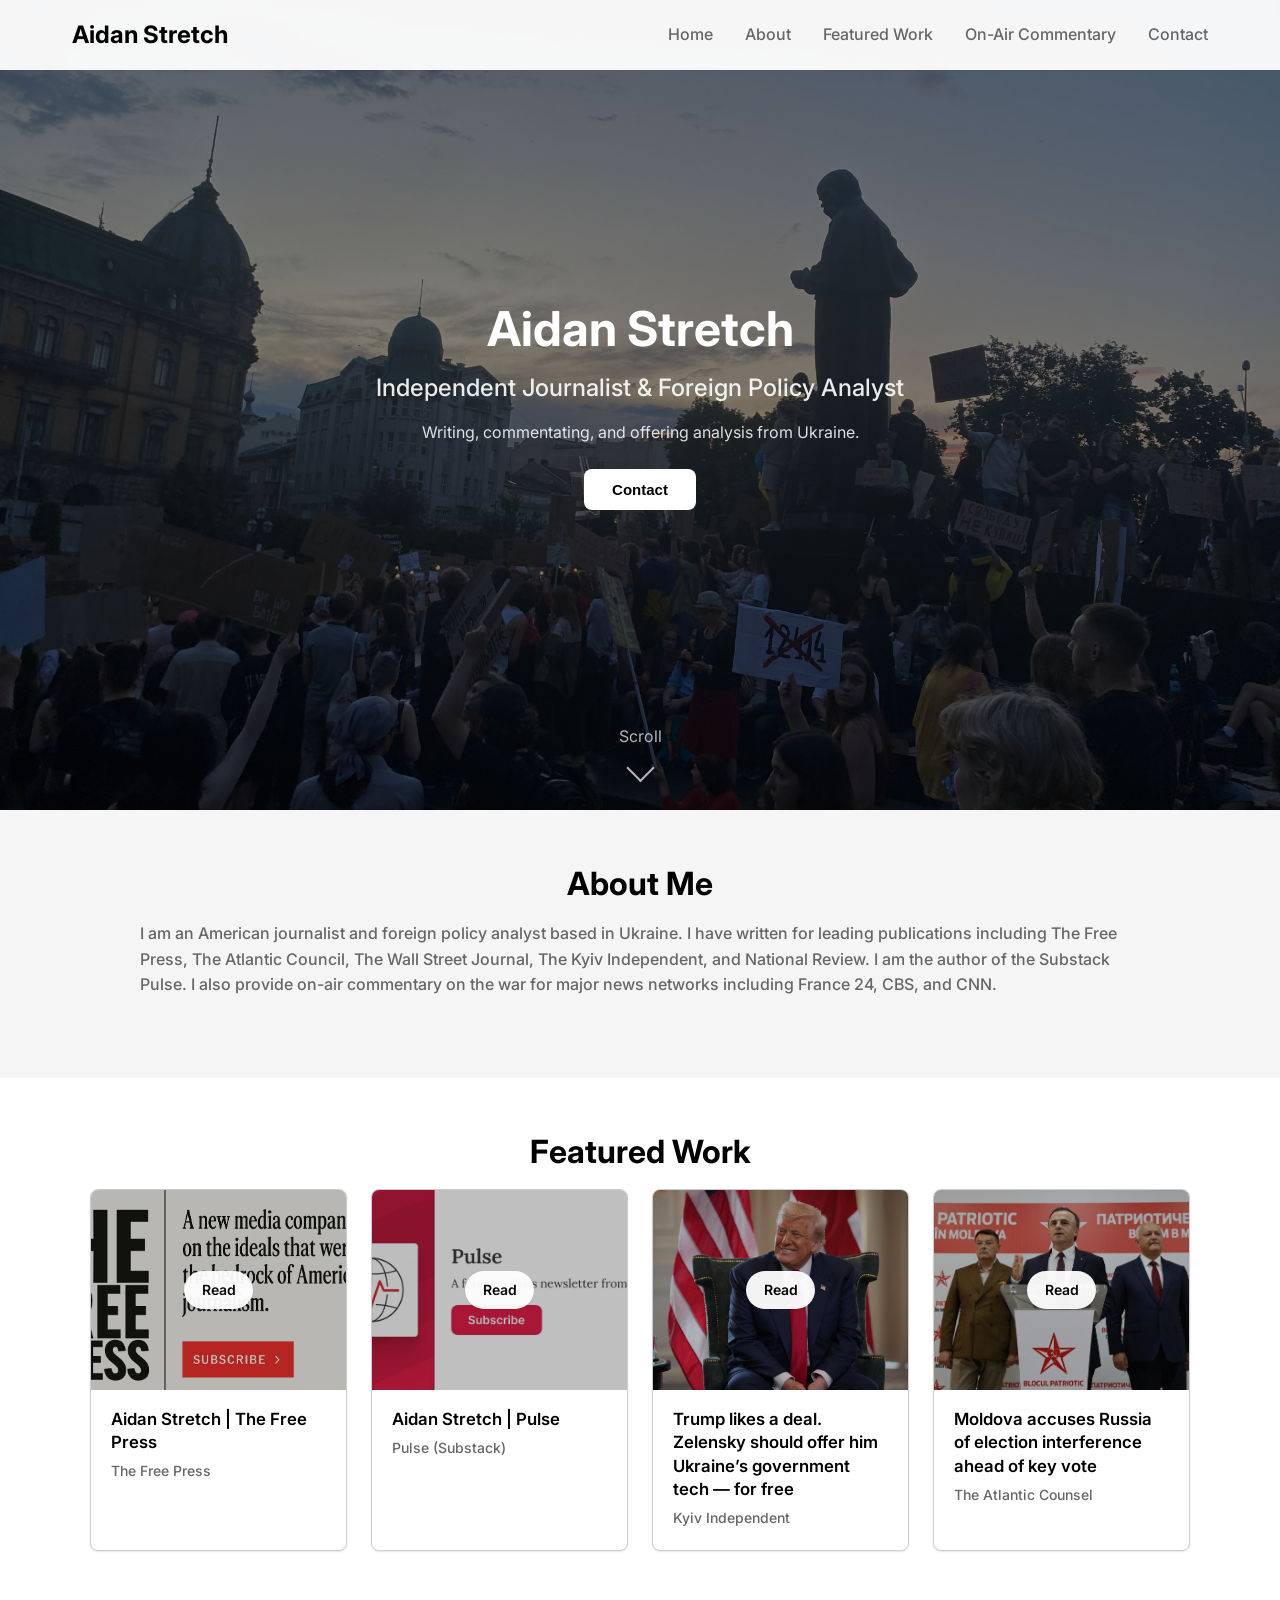
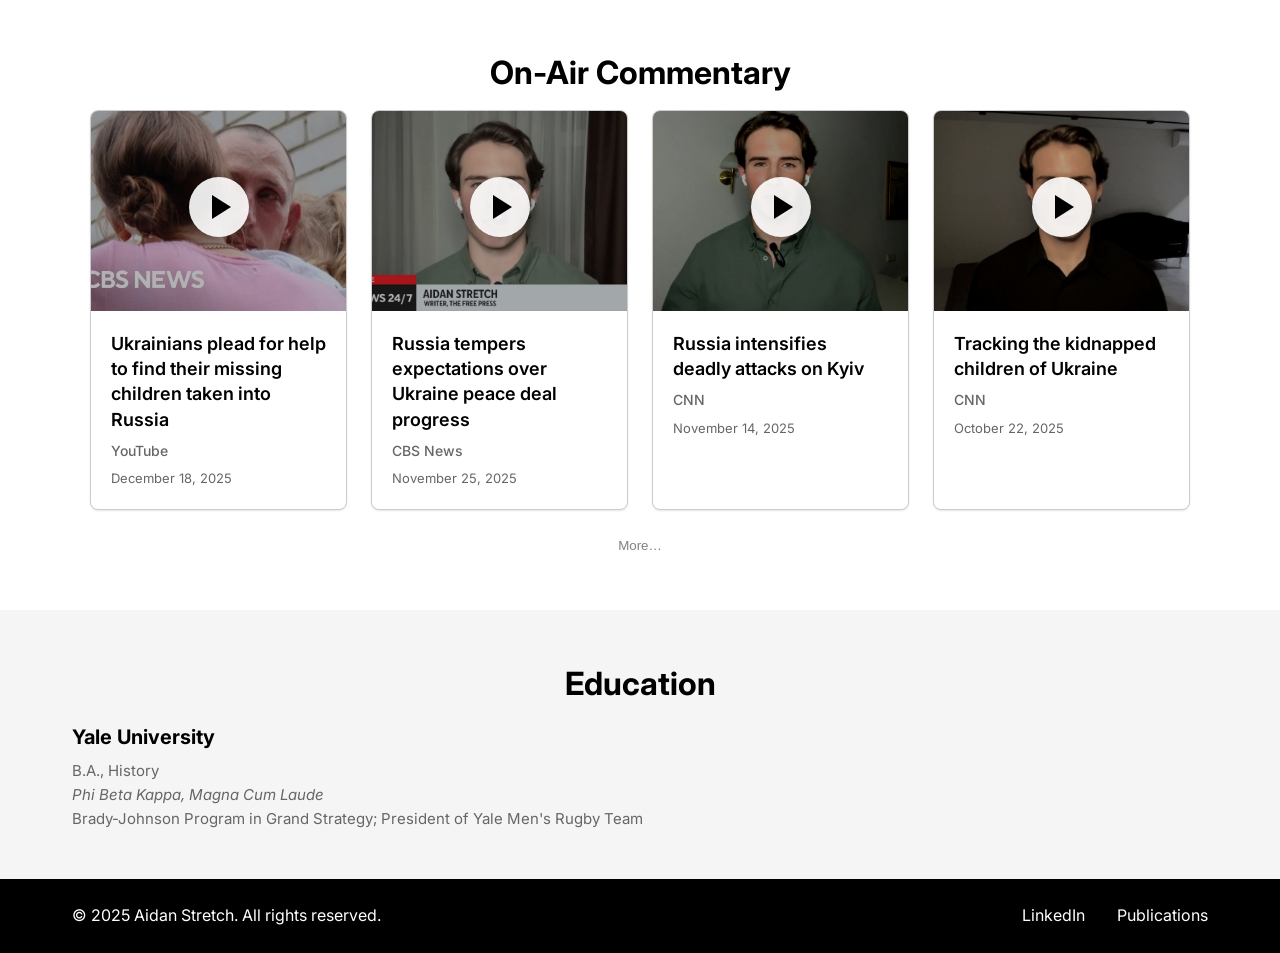
<file: index.html>
<!DOCTYPE html>
<html lang="en">
<head>
    <meta charset="UTF-8">
    <meta name="viewport" content="width=device-width, initial-scale=1.0">
    <meta name="description" content="Professional portfolio of Aidan Stretch - American journalist reporting from Ukraine">
    <!-- Content Security Policy: Removed meta tag - using _headers file instead -->
    <!-- If _headers file doesn't work, uncomment the line below for a more permissive CSP -->
    <!-- <meta http-equiv="Content-Security-Policy" content="script-src 'self' 'unsafe-inline' https:; connect-src 'self' https:;"> -->
    <title>Aidan Stretch - Professional Portfolio</title>
    <link rel="stylesheet" href="styles.css?v=2">
    <link rel="preconnect" href="https://fonts.googleapis.com">
    <link rel="preconnect" href="https://fonts.gstatic.com" crossorigin>
    <link href="https://fonts.googleapis.com/css2?family=Inter:wght@300;400;500;600;700&display=swap" rel="stylesheet">
    <link rel="icon" type="image/png" href="favicon-32x32.png">
</head>
<body>
    <!-- Navigation -->
    <nav class="navbar">
        <div class="container">
            <div class="nav-brand">Aidan Stretch</div>
            <ul class="nav-menu">
                <li><a href="#home" class="nav-link">Home</a></li>
                <li><a href="#about" class="nav-link">About</a></li>
                <li><a href="#publications" class="nav-link">Featured Work</a></li>
                <li><a href="#videos" class="nav-link">On-Air Commentary</a></li>
                <li><a href="#contact" class="nav-link">Contact</a></li>
            </ul>
            <button class="mobile-menu-toggle" aria-label="Toggle menu">
                <span></span>
                <span></span>
                <span></span>
            </button>
        </div>
    </nav>

    <!-- Hero Section -->
    <section id="home" class="hero">
        <div class="hero-image-container">
            <img src="ukraine_pic.jpeg" class="hero-image" alt="Kyiv under attack">
            <div class="hero-overlay">
                <div class="container">
                    <div class="hero-content">
                        <h1 class="hero-title">Aidan Stretch</h1>
                        <p class="hero-subtitle">Independent Journalist & Foreign Policy Analyst</p>
                        <p class="hero-description">Writing, commentating, and offering analysis from Ukraine.</p>

                        <div class="hero-buttons">
                            <button class="btn btn-primary" id="contactButton">Contact</button>
                        </div>
                    </div>
                </div>
            </div>
        </div>
        <div class="scroll-indicator">
            <span>Scroll</span>
            <div class="arrow"></div>
        </div>
    </section>

    <!-- About Section -->
    <section id="about" class="about">
        <div class="container">
            <h2 class="section-title">About Me</h2>
            <div class="about-content">
                <div class="about-text">
                    <p class="lead">
                        I am an American journalist and foreign policy analyst based in Ukraine. I have written for leading publications including The Free Press, The Atlantic Council, The Wall Street Journal, The Kyiv Independent, and National Review. I am the author of the Substack Pulse. I also provide on-air commentary on the war for major news networks including France 24, CBS, and CNN.
                    </p>
                </div>
            </div>
        </div>
    </section>

    <!-- Publications Section -->
    <section id="publications" class="publications">
        <div class="container">
            <h2 class="section-title">Featured Work</h2>

            <div class="publications-grid">

                <!-- Publication Card 1 -->
                <div class="publication-thumbnail-card">
                    <a href="https://www.thefp.com/w/aidan-stretch"
                       target="_blank"
                       rel="noopener noreferrer"
                       class="publication-thumbnail-link">

                        <div class="publication-thumbnail-image">
                            <img src="freepress_thumbnail.jpg" alt="The Free Press" class="thumbnail-img">
                            <div class="publication-thumbnail-overlay">
                                <div class="read-button-small">Read</div>
                            </div>
                        </div>

                        <div class="publication-thumbnail-info">
                            <h3 class="publication-thumbnail-title">Aidan Stretch | The Free Press</h3>
                            <p class="publication-thumbnail-outlet">The Free Press</p>
                        </div>
                    </a>
                </div>

                <!-- Publication Card 2 -->
                <div class="publication-thumbnail-card">
                    <a href="https://aidanstretch.substack.com/"
                       target="_blank"
                       rel="noopener noreferrer"
                       class="publication-thumbnail-link">

                        <div class="publication-thumbnail-image">
                            <img src="pulse_thumbnail.jpg" alt="Pulse Substack" class="thumbnail-img">
                            <div class="publication-thumbnail-overlay">
                                <div class="read-button-small">Read</div>
                            </div>
                        </div>

                        <div class="publication-thumbnail-info">
                            <h3 class="publication-thumbnail-title">Aidan Stretch | Pulse</h3>
                            <p class="publication-thumbnail-outlet">Pulse (Substack)</p>
                        </div>
                    </a>
                </div>

                <!-- Publication Card 3 -->
                <div class="publication-thumbnail-card">
                    <a href="https://kyivindependent.com/trump-likes-a-deal-zelensky-should-offer-him-ukraines-government-tech-for-free/"
                       target="_blank"
                       rel="noopener noreferrer"
                       class="publication-thumbnail-link">

                        <div class="publication-thumbnail-image">
                            <img src="kyiv_thumbnail.jpg" alt="Russian takeover of schools article" class="thumbnail-img">
                            <div class="publication-thumbnail-overlay">
                                <div class="read-button-small">Read</div>
                            </div>
                        </div>

                        <div class="publication-thumbnail-info">
                            <h3 class="publication-thumbnail-title">Trump likes a deal. Zelensky should offer him Ukraine’s government tech — for free</h3>
                            <p class="publication-thumbnail-outlet">Kyiv Independent</p>
                        </div>
                    </a>
                </div>

                <!-- Publication Card 4 -->
                <div class="publication-thumbnail-card">
                    <a href="https://www.atlanticcouncil.org/blogs/ukrainealert/moldova-accuses-russia-of-election-interference-ahead-of-key-vote/"
                       target="_blank"
                       rel="noopener noreferrer"
                       class="publication-thumbnail-link">

                        <div class="publication-thumbnail-image">
                            <img src="atlantic_thumbnail.jpg" alt="Worcester Ukraine article" class="thumbnail-img">
                            <div class="publication-thumbnail-overlay">
                                <div class="read-button-small">Read</div>
                            </div>
                        </div>

                        <div class="publication-thumbnail-info">
                            <h3 class="publication-thumbnail-title">Moldova accuses Russia of election interference ahead of key vote</h3>
                            <p class="publication-thumbnail-outlet">The Atlantic Counsel</p>
                        </div>
                    </a>
                </div>

            </div>
        </div>
    </section>

    <!-- Videos Section (FIXED STRUCTURE) -->
    <section id="videos" class="videos">
        <div class="container">
            <h2 class="section-title">On-Air Commentary</h2>

            <!-- ✅ ONE videos-grid only (no nesting) -->
            <div class="videos-grid">

                <!-- Video Card 1 (YouTube) -->
                <div class="video-thumbnail-card">
                    <a href="https://www.youtube.com/watch?v=jTYUnni0ZmQ"
                       target="_blank"
                       rel="noopener noreferrer"
                       class="video-thumbnail-link">
                        <div class="video-thumbnail-image">
                            <!-- ✅ Direct YouTube thumbnail (hqdefault) -->
                            <img src="youtube_thumbnail.jpg"
                                 alt="YouTube video thumbnail"
                                 class="thumbnail-img">
                            <div class="video-thumbnail-overlay">
                                <div class="play-button-small">
                                    <svg width="60" height="60" viewBox="0 0 60 60" fill="none" xmlns="http://www.w3.org/2000/svg">
                                        <circle cx="30" cy="30" r="30" fill="white" opacity="0.9"/>
                                        <path d="M23 18L23 42L42 30L23 18Z" fill="black"/>
                                    </svg>
                                </div>
                            </div>
                        </div>
                        <div class="video-thumbnail-info">
                            <h3 class="video-thumbnail-title">Ukrainians plead for help to find their missing children taken into Russia</h3>
                            <p class="video-thumbnail-outlet">YouTube</p>
                            <p class="video-thumbnail-date">December 18, 2025</p>
                        </div>
                    </a>
                </div>

                <!-- Video Card 2 (CBS) -->
                <div class="video-thumbnail-card">
                    <a href="https://www.cbsnews.com/video/russia-tempers-expectations-over-ukraine-peace-deal-progress/"
                       target="_blank"
                       rel="noopener noreferrer"
                       class="video-thumbnail-link">
                        <div class="video-thumbnail-image">
                            <img src="cbs_thumbnail.png" alt="Aidan Stretch on CBS" class="thumbnail-img">
                            <div class="video-thumbnail-overlay">
                                <div class="play-button-small">
                                    <svg width="60" height="60" viewBox="0 0 60 60" fill="none" xmlns="http://www.w3.org/2000/svg">
                                        <circle cx="30" cy="30" r="30" fill="white" opacity="0.9"/>
                                        <path d="M23 18L23 42L42 30L23 18Z" fill="black"/>
                                    </svg>
                                </div>
                            </div>
                        </div>
                        <div class="video-thumbnail-info">
                            <h3 class="video-thumbnail-title">Russia tempers expectations over Ukraine peace deal progress</h3>
                            <p class="video-thumbnail-outlet">CBS News</p>
                            <p class="video-thumbnail-date">November 25, 2025</p>
                        </div>
                    </a>
                </div>

                <!-- Video Card 3 (CNN) -->
                <div class="video-thumbnail-card">
                    <a href="https://edition.cnn.com/2025/11/14/world/video/ukraine-kyiv-russia-attack-war-donald-trump-putin-zelensky-lead"
                       target="_blank"
                       rel="noopener noreferrer"
                       class="video-thumbnail-link">
                        <div class="video-thumbnail-image">
                            <img src="video-thumbnail-1.jpg" alt="Aidan Stretch on CNN" class="thumbnail-img">
                            <div class="video-thumbnail-overlay">
                                <div class="play-button-small">
                                    <svg width="60" height="60" viewBox="0 0 60 60" fill="none" xmlns="http://www.w3.org/2000/svg">
                                        <circle cx="30" cy="30" r="30" fill="white" opacity="0.9"/>
                                        <path d="M23 18L23 42L42 30L23 18Z" fill="black"/>
                                    </svg>
                                </div>
                            </div>
                        </div>
                        <div class="video-thumbnail-info">
                            <h3 class="video-thumbnail-title">Russia intensifies deadly attacks on Kyiv</h3>
                            <p class="video-thumbnail-outlet">CNN</p>
                            <p class="video-thumbnail-date">November 14, 2025</p>
                        </div>
                    </a>
                </div>

                <!-- Video Card 4 (CNN) -->
                <div class="video-thumbnail-card">
                    <a href="https://edition.cnn.com/video"
                       target="_blank"
                       rel="noopener noreferrer"
                       class="video-thumbnail-link">
                        <div class="video-thumbnail-image">
                            <img src="video-thumbnail-2.jpg" alt="Aidan Stretch on CNN" class="thumbnail-img">
                            <div class="video-thumbnail-overlay">
                                <div class="play-button-small">
                                    <svg width="60" height="60" viewBox="0 0 60 60" fill="none" xmlns="http://www.w3.org/2000/svg">
                                        <circle cx="30" cy="30" r="30" fill="white" opacity="0.9"/>
                                        <path d="M23 18L23 42L42 30L23 18Z" fill="black"/>
                                    </svg>
                                </div>
                            </div>
                        </div>
                        <div class="video-thumbnail-info">
                            <h3 class="video-thumbnail-title">Tracking the kidnapped children of Ukraine</h3>
                            <p class="video-thumbnail-outlet">CNN</p>
                            <p class="video-thumbnail-date">October 22, 2025</p>
                        </div>
                    </a>
                </div>

            </div>

            <!-- More button -->
            <div class="videos-more-wrap">
                <button
                  class="videos-more-btn"
                  id="videosMoreBtn"
                  type="button"
                  aria-expanded="false"
                  aria-controls="videosExtraGrid"
                >
                  More…
                </button>
            </div>

            <!-- Hidden extra row -->
            <div class="videos-grid videos-grid--extra is-collapsed" id="videosExtraGrid">
                <!-- ADD NEW VIDEO CARDS HERE (same markup as your existing cards) -->

                <div class="video-thumbnail-card">
                    <a href="https://www.france24.com/en/video/20250928-ukraine-kyiv-hit-by-massive-russian-drone-and-missile-attack"
                       target="_blank"
                       rel="noopener noreferrer"
                       class="video-thumbnail-link">
                        <div class="video-thumbnail-image">
                            <img src="france24pic.jpg" alt="Aidan Stretch on France24" class="thumbnail-img">
                            <div class="video-thumbnail-overlay">
                                <div class="play-button-small">
                                    <svg width="60" height="60" viewBox="0 0 60 60" fill="none" xmlns="http://www.w3.org/2000/svg">
                                        <circle cx="30" cy="30" r="30" fill="white" opacity="0.9"/>
                                        <path d="M23 18L23 42L42 30L23 18Z" fill="black"/>
                                    </svg>
                                </div>
                            </div>
                        </div>
                        <div class="video-thumbnail-info">
                            <h3 class="video-thumbnail-title">Kyiv hit by massive Russian drone and missile attack</h3>
                            <p class="video-thumbnail-outlet">France24</p>
                            <p class="video-thumbnail-date">August 28, 2025</p>
                        </div>
                    </a>
                </div>

            </div>

        </div>
    </section>

    <!-- Education Section -->
    <section id="education" class="education">
        <div class="container">
            <h2 class="section-title">Education</h2>

            <div class="education-details">
                <h3>Yale University</h3>
                <p class="education-activities">B.A., History</p>
                <p class="education-activities"><i>Phi Beta Kappa, Magna Cum Laude</i></p>
                <p class="education-activities">Brady-Johnson Program in Grand Strategy; President of Yale Men's Rugby Team</p>
            </div>

        </div>
    </section>

    <!-- Contact Modal -->
    <div id="contact-modal" class="modal">
        <div class="modal-backdrop"></div>
        <div class="modal-dialog">
            <button class="modal-close" aria-label="Close contact form">&times;</button>
            <h2 class="modal-title">Contact Aidan</h2>
            <p class="modal-subtitle">Send a message directly to my inbox.</p>
            <form id="contactModalForm" class="modal-form" action="https://formsubmit.co/aidanstretch01@gmail.com" method="POST">
                <input type="hidden" name="_subject" value="New Contact Form Submission from Aidan Stretch Website">
                <input type="hidden" name="_captcha" value="false">
                <input type="hidden" name="_template" value="box">
                <input type="hidden" name="_autoresponse" value="Thank you for contacting Aidan Stretch. I will get back to you soon!">
                <input type="hidden" name="_next" value="">

                <div class="form-group">
                    <label for="modal-name">Name</label>
                    <input type="text" id="modal-name" name="name" required>
                </div>
                <div class="form-group">
                    <label for="modal-email">Your Email</label>
                    <input type="email" id="modal-email" name="email" required>
                </div>
                <div class="form-group">
                    <label for="modal-message">Message</label>
                    <textarea id="modal-message" name="message" rows="5" required></textarea>
                </div>
                <button type="submit" class="btn btn-primary">Send Message</button>
            </form>
        </div>
    </div>

    <!-- Footer -->
    <footer class="footer">
        <div class="container">
            <p>&copy; 2025 Aidan Stretch. All rights reserved.</p>
            <div class="footer-links">
                <a href="https://www.linkedin.com/in/aidan-stretch-a8727822b/" target="_blank" rel="noopener noreferrer">LinkedIn</a>
                <a href="https://muckrack.com/aidan-stretch/articles" target="_blank" rel="noopener noreferrer">Publications</a>
            </div>
        </div>
    </footer>

    <script src="script.js"></script>
</body>
</html>
</file>
<file: styles.css>
/* Reset and Base Styles */
* {
    margin: 0;
    padding: 0;
    box-sizing: border-box;
}

:root {
    --primary-color: #000000;
    --primary-dark: #000000;
    --secondary-color: #808080;
    --text-dark: #000000;
    --text-light: #666666;
    --bg-light: #f5f5f5;
    --bg-white: #ffffff;
    --border-color: #cccccc;
    --shadow-sm: 0 1px 2px 0 rgb(0 0 0 / 0.1);
    --shadow-md: 0 4px 6px -1px rgb(0 0 0 / 0.15);
    --shadow-lg: 0 10px 15px -3px rgb(0 0 0 / 0.2);
    --transition: all 0.3s ease;
}

html {
    scroll-behavior: smooth;
}

body {
    font-family: 'Inter', -apple-system, BlinkMacSystemFont, 'Segoe UI', Roboto, sans-serif;
    line-height: 1.6;
    color: var(--text-dark);
    background-color: var(--bg-white);
    overflow-x: hidden;
}

.container {
    max-width: 1200px;
    margin: 0 auto;
    padding: 0 2rem;
}

/* Navigation */
.navbar {
    position: fixed;
    top: 0;
    left: 0;
    right: 0;
    background: rgba(255, 255, 255, 0.95);
    backdrop-filter: blur(10px);
    box-shadow: var(--shadow-sm);
    z-index: 1000;
    transition: var(--transition);
}

.navbar .container {
    display: flex;
    justify-content: space-between;
    align-items: center;
    padding: 1rem 2rem;
}

.nav-brand {
    font-size: 1.5rem;
    font-weight: 700;
    color: var(--text-dark);
}

.nav-menu {
    display: flex;
    list-style: none;
    gap: 2rem;
}

.nav-link {
    text-decoration: none;
    color: var(--text-light);
    font-weight: 500;
    transition: var(--transition);
    position: relative;
}

.nav-link:hover {
    color: var(--text-dark);
}

.nav-link::after {
    content: '';
    position: absolute;
    bottom: -5px;
    left: 0;
    width: 0;
    height: 2px;
    background: var(--text-dark);
    transition: var(--transition);
}

.nav-link:hover::after {
    width: 100%;
}

.mobile-menu-toggle {
    display: none;
    flex-direction: column;
    gap: 4px;
    background: none;
    border: none;
    cursor: pointer;
    padding: 0.5rem;
}

.mobile-menu-toggle span {
    width: 25px;
    height: 2px;
    background: var(--text-dark);
    transition: var(--transition);
}

/* Hero Section with Image */
.hero {
    min-height: 90vh;
    position: relative;
    overflow: hidden;
    padding-top: 70px;
}

/* Background image container */
.hero-image-container {
    position: absolute;
    top: 0;
    left: 0;
    width: 100%;
    height: 100%;
    z-index: 0;
}

/* The image itself */
.hero-image {
    position: absolute;
    top: 0;
    left: 0;
    width: 100%;
    height: 100%;
    min-height: 90vh;
    object-fit: cover;
    z-index: 0;
}

/* The dark overlay + text */
.hero-overlay {
    position: absolute;
    top: 0;
    left: 0;
    width: 100%;
    height: 100%;
    z-index: 1;
    display: flex;
    align-items: center;
    justify-content: center;
    background: rgba(0, 0, 0, 0.5);
    text-align: center;
    color: white;
}

.hero-overlay .hero-content {
    max-width: 800px;
    animation: fadeInUp 1s ease;
    padding: 1.5rem;
}

.hero-title {
    font-size: 3rem;
    font-weight: 700;
    margin-bottom: 0.75rem;
    line-height: 1.2;
}

.hero-subtitle {
    font-size: 1.5rem;
    margin-bottom: 0.75rem;
    opacity: 0.9;
    font-weight: 500;
}

.hero-description {
    font-size: 1rem;
    margin-bottom: 1.5rem;
    opacity: 0.85;
    line-height: 1.6;
}

.hero-buttons {
    display: flex;
    gap: 1rem;
    justify-content: center;
    flex-wrap: wrap;
}

.btn {
    padding: 0.75rem 1.75rem;
    border-radius: 0.5rem;
    text-decoration: none;
    font-weight: 600;
    transition: var(--transition);
    display: inline-block;
    border: none;
    cursor: pointer;
    font-size: 0.9375rem;
}

.btn-primary {
    background: white;
    color: black;
}

.btn-primary:hover {
    transform: translateY(-2px);
    box-shadow: var(--shadow-lg);
    background: #f5f5f5;
}

.btn-secondary {
    background: transparent;
    color: white;
    border: 2px solid white;
}

.btn-secondary:hover {
    background: white;
    color: black;
}

.scroll-indicator {
    position: absolute;
    bottom: 2rem;
    left: 50%;
    transform: translateX(-50%);
    display: flex;
    flex-direction: column;
    align-items: center;
    gap: 0.5rem;
    color: white;
    opacity: 0.7;
    animation: bounce 2s infinite;
}

.arrow {
    width: 20px;
    height: 20px;
    border-right: 2px solid white;
    border-bottom: 2px solid white;
    transform: rotate(45deg);
}

/* Section Styles */
section {
    padding: 3rem 0;
}

.section-title {
    font-size: 2rem;
    font-weight: 700;
    text-align: center;
    margin-bottom: 0.75rem;
    color: var(--text-dark);
}

.section-subtitle {
    text-align: center;
    color: var(--text-light);
    margin-bottom: 2rem;
    font-size: 1rem;
}

/* About Section */
.about {
    background: var(--bg-light);
}

.about-content {
    max-width: 1000px;
    margin: 0 auto;
}

.about-text {
    margin-bottom: 2rem;
}

.lead {
    font-size: 1.125rem;
    color: var(--text-dark);
    margin-bottom: 1rem;
    font-weight: 500;
}

.about-text p {
    color: var(--text-light);
    margin-bottom: 0.75rem;
    font-size: 1rem;
}

.skills-grid {
    display: grid;
    grid-template-columns: repeat(auto-fit, minmax(280px, 1fr));
    gap: 1rem;
}

.skill-item {
    background: white;
    padding: 1.25rem;
    border-radius: 0.5rem;
    box-shadow: var(--shadow-sm);
    transition: var(--transition);
}

.skill-item:hover {
    transform: translateY(-5px);
    box-shadow: var(--shadow-md);
}

.skill-item h3 {
    font-size: 1.125rem;
    margin-bottom: 0.375rem;
    color: var(--text-dark);
}

.skill-item p {
    color: var(--text-light);
    font-size: 0.875rem;
}

/* Experience Section */
.timeline {
    position: relative;
    max-width: 900px;
    margin: 0 auto;
    padding-left: 2rem;
}

.timeline::before {
    content: '';
    position: absolute;
    left: 0;
    top: 0;
    bottom: 0;
    width: 2px;
    background: var(--border-color);
}

.timeline-item {
    position: relative;
    margin-bottom: 2rem;
    padding-left: 3rem;
}

.timeline-marker {
    position: absolute;
    left: -1.5rem;
    top: 0.5rem;
    width: 1rem;
    height: 1rem;
    border-radius: 50%;
    background: var(--text-dark);
    border: 3px solid white;
    box-shadow: var(--shadow-md);
}

.timeline-content {
    background: white;
    padding: 1.5rem;
    border-radius: 0.5rem;
    box-shadow: var(--shadow-sm);
    transition: var(--transition);
}

.timeline-content:hover {
    box-shadow: var(--shadow-md);
}

.timeline-date {
    color: var(--text-dark);
    font-weight: 600;
    margin-bottom: 0.5rem;
    font-size: 0.9375rem;
}

.timeline-title {
    font-size: 1.25rem;
    margin-bottom: 0.25rem;
    color: var(--text-dark);
}

.timeline-company {
    font-size: 1rem;
    color: var(--text-light);
    margin-bottom: 0.75rem;
    font-weight: 500;
}

.timeline-content p {
    color: var(--text-light);
    margin-bottom: 0.75rem;
    line-height: 1.6;
    font-size: 0.9375rem;
}

.timeline-achievements {
    list-style: none;
    padding-left: 0;
}

.timeline-achievements li {
    color: var(--text-light);
    padding-left: 1.5rem;
    position: relative;
    margin-bottom: 0.5rem;
}

.timeline-achievements li::before {
    content: '✓';
    position: absolute;
    left: 0;
    color: var(--text-dark);
    font-weight: 600;
}

/* Education Section */
.education {
    background: var(--bg-light);
}

.education-content {
    max-width: 700px;
    margin: 0 auto;
}

.education-item {
    background: white;
    padding: 1.5rem;
    border-radius: 0.5rem;
    box-shadow: var(--shadow-sm);
    display: flex;
    align-items: center;
    gap: 1.5rem;
    transition: var(--transition);
}

.education-item:hover {
    transform: translateY(-5px);
    box-shadow: var(--shadow-md);
}

.education-icon {
    font-size: 2.5rem;
}

.education-details h3 {
    font-size: 1.25rem;
    margin-bottom: 0.375rem;
    color: var(--text-dark);
}

.education-details h4 {
    font-size: 1rem;
    color: var(--text-light);
    margin-bottom: 0.25rem;
    font-weight: 500;
}

.education-date {
    color: var(--text-dark);
    font-weight: 600;
    font-size: 0.9375rem;
}

.education-grade {
    color: var(--text-dark);
    font-weight: 600;
    font-size: 0.9375rem;
    margin-bottom: 0.5rem;
}

.education-activities {
    color: var(--text-light);
    font-size: 0.9375rem;
    line-height: 1.6;
}

/* Publications Section */
.publications-grid {
    display: grid;
    grid-template-columns: repeat(4, 1fr);
    gap: 1.5rem;
    max-width: 1100px;
    margin: 0 auto;
}

/* New thumbnail-style publication cards */
.publication-thumbnail-card {
    background: white;
    border-radius: 0.5rem;
    box-shadow: var(--shadow-sm);
    transition: var(--transition);
    border: 1px solid var(--border-color);
    overflow: hidden;
}

.publication-thumbnail-card:hover {
    transform: translateY(-5px);
    box-shadow: var(--shadow-md);
    border-color: var(--text-dark);
}

.publication-thumbnail-link {
    text-decoration: none;
    color: inherit;
    display: block;
}

.publication-thumbnail-image {
    width: 100%;
    height: 200px;
    position: relative;
    overflow: hidden;
    background: linear-gradient(135deg, #1a1a1a 0%, #000000 100%);
}

.publication-thumbnail-image img {
    width: 100%;
    height: 100%;
    object-fit: cover;
    display: block;
}

/* Overlay + “Read” pill on hover */
.publication-thumbnail-overlay {
    position: absolute;
    inset: 0;
    display: flex;
    align-items: center;
    justify-content: center;
    background: rgba(0, 0, 0, 0.25);
    transition: var(--transition);
}

.publication-thumbnail-card:hover .publication-thumbnail-overlay {
    background: rgba(0, 0, 0, 0.45);
}

.read-button-small {
    background: #ffffff;
    padding: 0.5rem 1.1rem;
    border-radius: 999px;
    font-weight: 600;
    font-size: 0.875rem;
    opacity: 0.95;
    box-shadow: var(--shadow-sm);
}

/* Text area below thumbnail */
.publication-thumbnail-info {
    padding: 1.1rem 1.25rem 1.25rem;
}

.publication-thumbnail-date {
    color: var(--text-light);
    font-size: 0.8125rem;
    margin-bottom: 0.25rem;
}

.publication-thumbnail-title {
    font-size: 1.05rem;
    margin-bottom: 0.35rem;
    color: var(--text-dark);
    line-height: 1.4;
    font-weight: 600;
}

.publication-thumbnail-outlet {
    color: var(--text-light);
    font-size: 0.875rem;
    font-weight: 500;
}

/* Videos Section */
.videos {
    background: var(--bg-white);
}

.videos-grid {
    display: grid;
    grid-template-columns: repeat(4, 1fr);
    gap: 1.5rem;
    max-width: 1100px;
    margin: 0 auto;
}

.video-thumbnail-card {
    background: white;
    border-radius: 0.5rem;
    box-shadow: var(--shadow-sm);
    transition: var(--transition);
    border: 1px solid var(--border-color);
    overflow: hidden;
}

.video-thumbnail-card:hover {
    transform: translateY(-5px);
    box-shadow: var(--shadow-md);
    border-color: var(--text-dark);
}

.video-thumbnail-link {
    text-decoration: none;
    color: inherit;
    display: block;
}

.video-thumbnail-image {
    width: 100%;
    height: 200px;
    position: relative;
    overflow: hidden;
    background: linear-gradient(135deg, #1a1a1a 0%, #000000 100%);
}

.thumbnail-img {
    width: 100%;
    height: 100%;
    object-fit: cover;
    display: block;
}

.video-thumbnail-overlay {
    position: absolute;
    top: 0;
    left: 0;
    width: 100%;
    height: 100%;
    display: flex;
    align-items: center;
    justify-content: center;
    background: rgba(0, 0, 0, 0.3);
    transition: var(--transition);
}

.video-thumbnail-card:hover .video-thumbnail-overlay {
    background: rgba(0, 0, 0, 0.5);
}

.play-button-small {
    transition: var(--transition);
    filter: drop-shadow(0 4px 8px rgba(0, 0, 0, 0.3));
}

.video-thumbnail-card:hover .play-button-small {
    transform: scale(1.1);
}

.video-thumbnail-info {
    padding: 1.25rem;
}

.video-thumbnail-title {
    font-size: 1.125rem;
    margin-bottom: 0.5rem;
    color: var(--text-dark);
    line-height: 1.4;
    font-weight: 600;
}

.video-thumbnail-outlet {
    color: var(--text-light);
    font-size: 0.875rem;
    margin-bottom: 0.375rem;
    font-weight: 500;
}

.video-thumbnail-date {
    color: var(--text-light);
    font-size: 0.8125rem;
}

/* Contact Section */
.contact {
    background: var(--bg-light);
}

.contact-content {
    display: grid;
    grid-template-columns: 1fr 1.5fr;
    gap: 2rem;
    max-width: 1000px;
    margin: 0 auto;
}

.contact-info {
    display: flex;
    flex-direction: column;
    gap: 1.5rem;
}

.contact-item {
    display: flex;
    align-items: flex-start;
    gap: 1.5rem;
}

.contact-icon {
    font-size: 2rem;
}

.contact-item h3 {
    font-size: 1.125rem;
    margin-bottom: 0.375rem;
    color: var(--text-dark);
}

.contact-item a {
    color: var(--text-dark);
    text-decoration: none;
    font-weight: 500;
    transition: var(--transition);
    border-bottom: 1px solid transparent;
}

.contact-item a:hover {
    color: var(--text-light);
    border-bottom-color: var(--text-light);
}

.contact-form-container {
    background: white;
    padding: 1.75rem;
    border-radius: 0.5rem;
    box-shadow: var(--shadow-sm);
}

.contact-form {
    display: flex;
    flex-direction: column;
    gap: 1.25rem;
}

.form-group {
    display: flex;
    flex-direction: column;
    gap: 0.5rem;
}

.form-group label {
    font-weight: 600;
    color: var(--text-dark);
    font-size: 0.9375rem;
}

.form-group input,
.form-group textarea {
    padding: 0.875rem;
    border: 1px solid var(--border-color);
    border-radius: 0.5rem;
    font-family: inherit;
    font-size: 1rem;
    transition: var(--transition);
}

.form-group input:focus,
.form-group textarea:focus {
    outline: none;
    border-color: var(--text-dark);
    box-shadow: 0 0 0 3px rgba(0, 0, 0, 0.1);
}

/* Modal (Contact Popup) */
.modal {
    position: fixed;
    inset: 0;
    display: none;
    align-items: center;
    justify-content: center;
    z-index: 2000;
}

.modal.open {
    display: flex;
}

.modal-backdrop {
    position: absolute;
    inset: 0;
    background: rgba(0, 0, 0, 0.6);
}

.modal-dialog {
    position: relative;
    z-index: 1;
    background: #ffffff;
    border-radius: 0.75rem;
    max-width: 480px;
    width: 90%;
    padding: 2rem 2.25rem;
    box-shadow: 0 10px 25px rgba(0, 0, 0, 0.25);
}

.modal-close {
    position: absolute;
    top: 0.75rem;
    right: 0.75rem;
    background: none;
    border: none;
    font-size: 1.5rem;
    cursor: pointer;
    line-height: 1;
}

.modal-title {
    font-size: 1.5rem;
    margin-bottom: 0.25rem;
    font-weight: 700;
}

.modal-subtitle {
    font-size: 0.9375rem;
    color: var(--text-light);
    margin-bottom: 1.25rem;
}

.modal-form .form-group {
    margin-bottom: 1rem;
}

.modal-form .form-group input,
.modal-form .form-group textarea {
    width: 100%;
}

/* Footer */
.footer {
    background: var(--text-dark);
    color: white;
    padding: 1.5rem 0;
    text-align: center;
}

.footer .container {
    display: flex;
    justify-content: space-between;
    align-items: center;
    flex-wrap: wrap;
    gap: 1rem;
}

.footer-links {
    display: flex;
    gap: 2rem;
}

.footer-links a {
    color: white;
    text-decoration: none;
    transition: var(--transition);
}

.footer-links a:hover {
    opacity: 0.8;
}

/* Animations */
@keyframes fadeInUp {
    from {
        opacity: 0;
        transform: translateY(30px);
    }
    to {
        opacity: 1;
        transform: translateY(0);
    }
}

@keyframes bounce {
    0%, 20%, 50%, 80%, 100% {
        transform: translateX(-50%) translateY(0);
    }
    40% {
        transform: translateX(-50%) translateY(-10px);
    }
    60% {
        transform: translateX(-50%) translateY(-5px);
    }
}

/* Responsive Design */
@media (max-width: 768px) {
    .nav-menu {
        position: fixed;
        left: -100%;
        top: 70px;
        flex-direction: column;
        background: white;
        width: 100%;
        text-align: center;
        transition: var(--transition);
        box-shadow: var(--shadow-md);
        padding: 1.5rem 0;
    }

    .nav-menu.active {
        left: 0;
    }

    .mobile-menu-toggle {
        display: flex;
    }

    .hero {
        padding-top: 70px;
    }

    .hero-overlay .hero-content {
        padding: 1rem;
    }

    .videos-grid,
    .publications-grid {
        grid-template-columns: 1fr;
    }

    .hero-title {
        font-size: 2.5rem;
    }

    .hero-subtitle {
        font-size: 1.25rem;
    }

    .section-title {
        font-size: 2rem;
    }

    .timeline {
        padding-left: 1.5rem;
    }

    .timeline-item {
        padding-left: 2rem;
    }

    .contact-content {
        grid-template-columns: 1fr;
    }

    .footer .container {
        flex-direction: column;
    }

    .container {
        padding: 0 1rem;
    }
}

@media (max-width: 480px) {
    .hero-title {
        font-size: 2rem;
    }

    .hero-buttons {
        flex-direction: column;
    }

    .btn {
        width: 100%;
        text-align: center;
    }

    .skills-grid {
        grid-template-columns: 1fr;
    }

    .publications-grid {
        grid-template-columns: 1fr;
    }
}


/* More button wrapper */
.videos-more-wrap {
  display: flex;
  justify-content: center;
  margin-top: 18px;
}

/* Collapsible second grid */
.videos-grid--extra.is-collapsed {
  display: none;
}

/* On-Air Commentary "More…" button */



/* Force the More button to look like plain text */
#videosMoreBtn {
  appearance: none;
  -webkit-appearance: none;

  background: transparent !important;
  border: 0 !important;
  box-shadow: none !important;

  color: #808080;
  padding: 0.6rem 1.4rem;
  font-weight: 500;
  cursor: pointer;
  transition: color 0.2s ease;
}

/* Hover: grey -> black */
#videosMoreBtn:hover {
  color: #000000;
  background: transparent !important;
}

/* Keep accessibility: show focus only for keyboard users */
#videosMoreBtn:focus {
  outline: none;
}
#videosMoreBtn:focus-visible {
  outline: 2px solid #999999;
  outline-offset: 2px;
}
</file>
